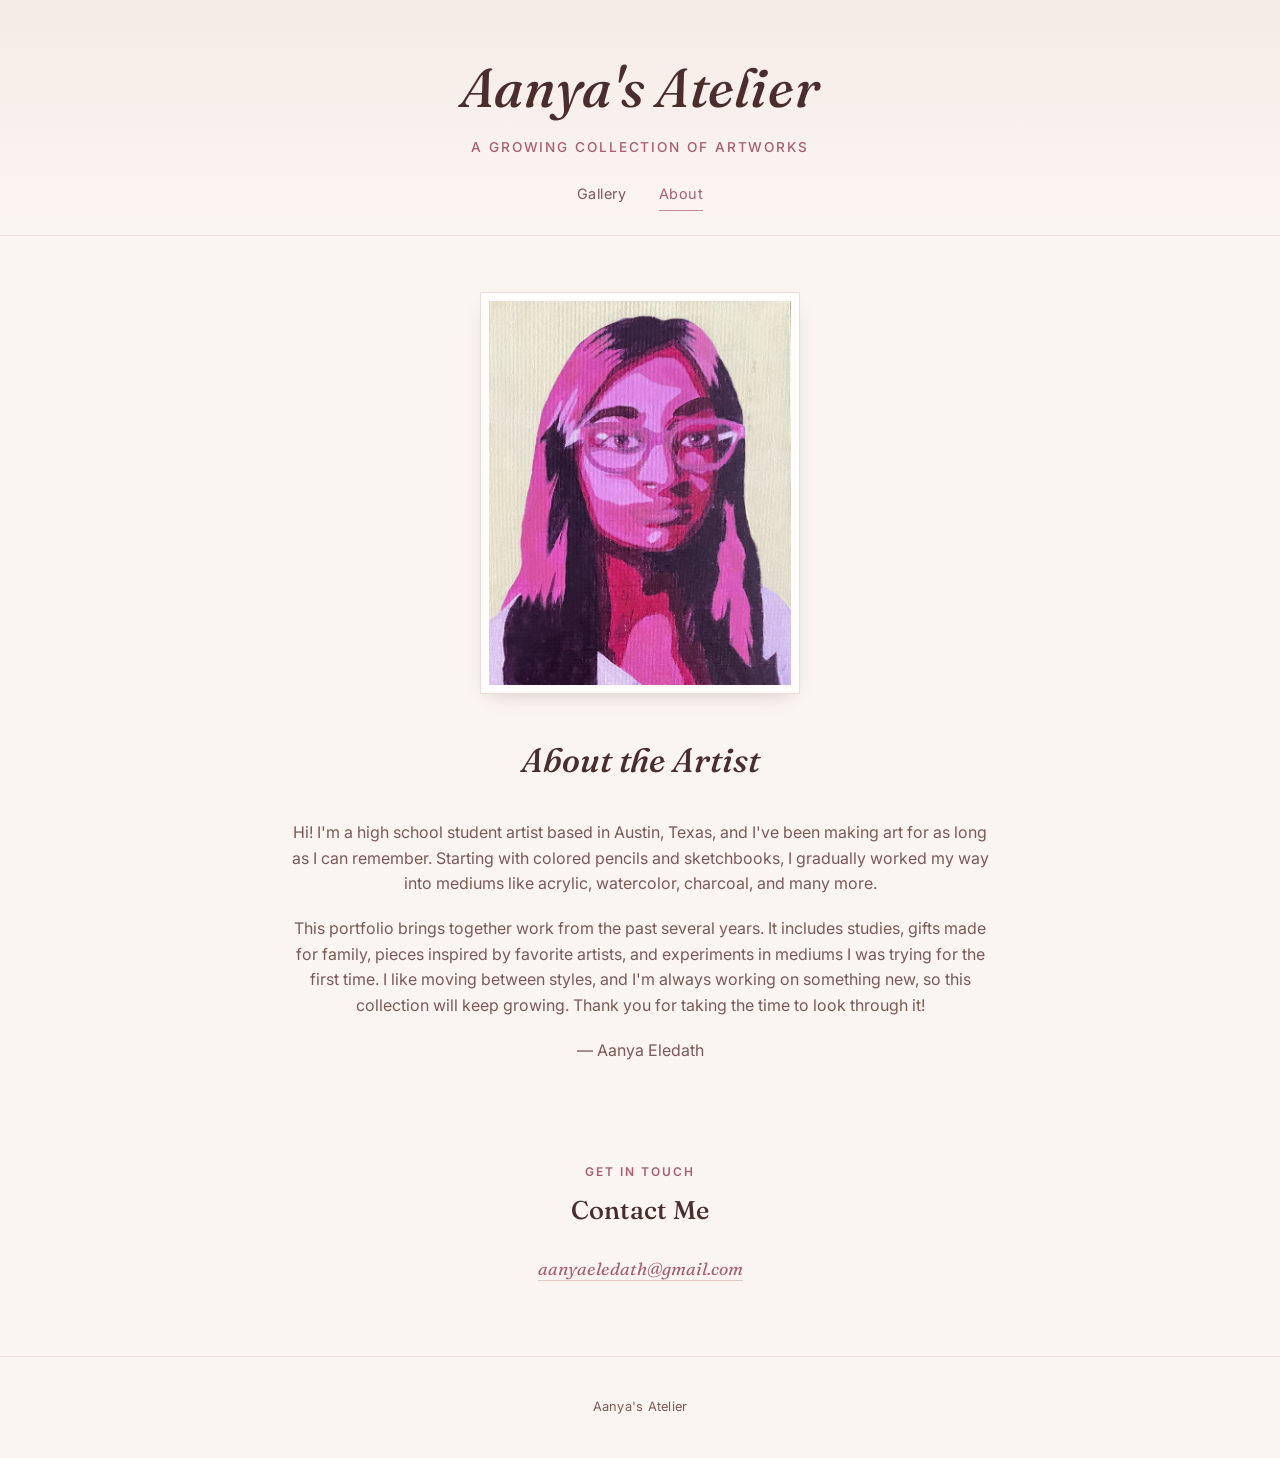
<file: about.html>
<!DOCTYPE html>
<html lang="en">
<head>
  <meta charset="UTF-8">
  <meta name="viewport" content="width=device-width, initial-scale=1.0">
  <title>About — Aanya's Atelier</title>
  <link rel="stylesheet" href="css/style.css">
</head>
<body>

  <header class="site-header">
    <div class="wrap">
      <h1 class="site-title">Aanya's Atelier</h1>
      <p class="site-tagline">A Growing Collection of Artworks</p>
      <nav class="site-nav">
        <a href="index.html">Gallery</a>
        <a href="about.html" class="active">About</a>
      </nav>
    </div>
  </header>

  <main class="about-section wrap">

    <!--
      Optional portrait: drop a photo into /images (e.g. "aanya-portrait.jpg")
      and set the src below. If you'd rather not include one, just delete
      this whole <div class="about-portrait"> block.
    -->
    <div class="about-portrait">
      <img src="images/self-portrait.jpg" alt="Aanya - self portrait">
    </div>

    <h1>About the Artist</h1>

    <!--
      EDIT ME: replace this placeholder statement with Aanya's own words.
      A good artist statement usually covers: how she got started, what
      mediums/subjects she gravitates toward, how her style has evolved,
      and what she's drawn to explore next. Keep it in first person.
    -->
    <p>
      Hi! I'm a high school student artist based in Austin, Texas, and
      I've been making art for as long as I can remember. Starting with
      colored pencils and sketchbooks, I gradually worked my way into
      mediums like acrylic, watercolor, charcoal, and many more.
    </p>
    <p>
      This portfolio brings together work from the past several years.
      It includes studies, gifts made for family, pieces inspired by
      favorite artists, and experiments in mediums I was trying for the
      first time. I like moving between styles, and I'm always working
      on something new, so this collection will keep growing. Thank you
      for taking the time to look through it!
    </p>
    <p>&mdash; Aanya Eledath</p>

  </main>

  <section class="contact-section wrap">
    <p class="section-eyebrow" style="text-align:center;">Get In Touch</p>
    <h2 class="section-heading" style="text-align:center;">Contact Me</h2>
    <div class="contact-details">
      <p><a href="mailto:aanyaeledath@gmail.com">aanyaeledath@gmail.com</a></p>
    </div>
  </section>

  <footer class="site-footer">
    <div class="wrap">
      Aanya's Atelier
    </div>
  </footer>

</body>
</html>
</file>
<file: css/style.css>
/* ==========================================================================
   Aanya's Artelier — Design tokens
   Palette: soft blush/dusty-rose, warm ivory, deep rosewood text
   Type: Fraunces (display, warm painterly serif) + Inter (body/UI)
   Signature element: museum-style "gallery label" plaque under each piece
   ========================================================================== */

@import url('https://fonts.googleapis.com/css2?family=Fraunces:ital,opsz,wght@0,9..144,300;0,9..144,400;0,9..144,500;0,9..144,600;1,9..144,400;1,9..144,500&family=Inter:wght@400;500;600&display=swap');

:root {
  /* Palette */
  --ivory: #FBF5F2;
  --ivory-deep: #F5EBE6;
  --blush: #E8C4C4;
  --blush-soft: #F0DCDA;
  --rose: #C68A96;
  --rose-deep: #A6606F;
  --rosewood: #4A2E2E;
  --rosewood-soft: #7A5A57;
  --gold: #B8935F;
  --white: #FFFEFC;

  /* Type */
  --font-display: 'Fraunces', Georgia, serif;
  --font-body: 'Inter', -apple-system, sans-serif;

  /* Layout */
  --max-width: 1180px;
  --gutter: clamp(1.25rem, 4vw, 3rem);
}

* { box-sizing: border-box; }

html {
  scroll-behavior: smooth;
}

body {
  margin: 0;
  background: var(--ivory);
  color: var(--rosewood);
  font-family: var(--font-body);
  font-size: 16px;
  line-height: 1.6;
  -webkit-font-smoothing: antialiased;
}

a { color: inherit; }

img { max-width: 100%; display: block; }

.wrap {
  max-width: var(--max-width);
  margin: 0 auto;
  padding: 0 var(--gutter);
}

/* Reduced motion */
@media (prefers-reduced-motion: reduce) {
  html { scroll-behavior: auto; }
  * { animation-duration: 0.001ms !important; transition-duration: 0.001ms !important; }
}

/* ==========================================================================
   Header
   ========================================================================== */

.site-header {
  padding: 2.75rem 0 1.5rem;
  text-align: center;
  border-bottom: 1px solid var(--blush-soft);
  background: linear-gradient(180deg, var(--ivory-deep) 0%, var(--ivory) 100%);
}

.site-title {
  font-family: var(--font-display);
  font-weight: 500;
  font-style: italic;
  font-size: clamp(2.2rem, 5vw, 3.4rem);
  letter-spacing: 0.01em;
  margin: 0 0 0.35rem;
  color: var(--rosewood);
}

.site-tagline {
  font-size: 0.85rem;
  letter-spacing: 0.14em;
  text-transform: uppercase;
  color: var(--rose-deep);
  margin: 0 0 1.5rem;
  font-weight: 500;
}

.site-nav {
  display: flex;
  justify-content: center;
  gap: 2rem;
  font-size: 0.9rem;
  letter-spacing: 0.04em;
}

.site-nav a {
  text-decoration: none;
  color: var(--rosewood-soft);
  padding-bottom: 0.3rem;
  border-bottom: 1px solid transparent;
  transition: color 0.2s ease, border-color 0.2s ease;
}

.site-nav a:hover,
.site-nav a.active {
  color: var(--rose-deep);
  border-bottom-color: var(--rose);
}

/* ==========================================================================
   Featured strip
   ========================================================================== */

.featured-section {
  padding: 3rem 0 1rem;
}

.section-eyebrow {
  font-size: 0.75rem;
  letter-spacing: 0.16em;
  text-transform: uppercase;
  color: var(--rose-deep);
  font-weight: 600;
  margin: 0 0 0.5rem;
}

.section-heading {
  font-family: var(--font-display);
  font-weight: 500;
  font-size: 1.6rem;
  margin: 0 0 1.5rem;
  color: var(--rosewood);
}

.featured-scroll {
  display: grid;
  grid-template-columns: repeat(4, 1fr);
  gap: 1rem;
}

@media (max-width: 640px) {
  .featured-scroll { grid-template-columns: repeat(2, 1fr); }
}

.featured-card {
  cursor: pointer;
}

.featured-card .frame {
  aspect-ratio: 4 / 5;
  overflow: hidden;
  border-radius: 3px;
  box-shadow: 0 6px 18px -8px rgba(74, 46, 46, 0.35);
  background: var(--white);
}

.featured-card img {
  width: 100%;
  height: 100%;
  object-fit: contain;
  display: block;
  transition: transform 0.5s ease;
}

.featured-card:hover img { transform: scale(1.04); }

.featured-card .label {
  margin-top: 0.6rem;
  font-family: var(--font-display);
  font-style: italic;
  font-size: 0.9rem;
  color: var(--rosewood);
}

/* ==========================================================================
   Filter bar
   ========================================================================== */

.filter-bar {
  position: sticky;
  top: 0;
  z-index: 20;
  background: rgba(251, 245, 242, 0.92);
  backdrop-filter: blur(6px);
  border-bottom: 1px solid var(--blush-soft);
  padding: 1rem 0;
  margin-top: 1.5rem;
}

.medium-tabs {
  display: flex;
  flex-wrap: wrap;
  gap: 0.4rem 0.6rem;
  margin-bottom: 0.85rem;
}

.medium-tab {
  font-family: var(--font-body);
  font-size: 0.82rem;
  font-weight: 500;
  letter-spacing: 0.02em;
  padding: 0.42rem 0.95rem;
  border-radius: 999px;
  border: 1px solid var(--blush);
  background: var(--white);
  color: var(--rosewood-soft);
  cursor: pointer;
  transition: all 0.18s ease;
  white-space: nowrap;
}

.medium-tab:hover {
  border-color: var(--rose);
  color: var(--rose-deep);
}

.medium-tab.active {
  background: var(--rose-deep);
  border-color: var(--rose-deep);
  color: var(--white);
}

.secondary-filters {
  display: flex;
  flex-wrap: wrap;
  gap: 0.75rem;
  align-items: center;
}

.secondary-filters select {
  font-family: var(--font-body);
  font-size: 0.82rem;
  color: var(--rosewood);
  background: var(--white);
  border: 1px solid var(--blush);
  border-radius: 6px;
  padding: 0.4rem 0.7rem;
  cursor: pointer;
}

.secondary-filters select:focus,
.medium-tab:focus-visible,
a:focus-visible,
button:focus-visible {
  outline: 2px solid var(--rose-deep);
  outline-offset: 2px;
}

.result-count {
  font-size: 0.8rem;
  color: var(--rosewood-soft);
  margin-left: auto;
}

/* ==========================================================================
   Gallery grid + gallery-label cards (signature element)
   ========================================================================== */

/* Masonry-style layout via CSS Grid with dense packing. Each piece's
   real aspect ratio is baked into data.js at build time, so its grid
   span is computed the instant the card is inserted -- no waiting on
   image load, so there's no flicker or squashed-then-corrected jump.
   grid-auto-flow: dense backfills small gaps so the grid packs
   tightly, while items still land in newest-first order overall --
   dense only ever pulls a later card forward to fill a gap, it never
   pushes anything out of order. */
.gallery-grid {
  display: grid;
  grid-template-columns: repeat(auto-fill, minmax(230px, 1fr));
  grid-auto-rows: 4px;
  grid-auto-flow: row dense;
  column-gap: 1.75rem;
  row-gap: 0;
  padding: 2rem 0 4rem;
}

.art-card {
  cursor: pointer;
  position: relative;
}

.art-card .frame {
  background: var(--white);
  padding: 10px 10px 0;
  border: 1px solid var(--blush-soft);
  box-shadow: 0 8px 20px -10px rgba(74, 46, 46, 0.28);
  transition: transform 0.25s ease, box-shadow 0.25s ease;
}

.art-card:hover .frame {
  transform: translateY(-3px);
  box-shadow: 0 14px 26px -10px rgba(74, 46, 46, 0.38);
}

.art-card .frame-img {
  overflow: hidden;
  line-height: 0;
}

.art-card img {
  width: 100%;
  height: auto;
  display: block;
}

/* the gallery/museum label plaque */
.art-card .plaque {
  padding: 0.7rem 0.15rem 0.9rem;
  border-top: 1px solid var(--blush-soft);
  margin-top: 0.65rem;
}

.plaque .plaque-title {
  font-family: var(--font-display);
  font-style: italic;
  font-weight: 500;
  font-size: 1.02rem;
  color: var(--rosewood);
  margin: 0 0 0.2rem;
}

.plaque .plaque-meta {
  font-size: 0.74rem;
  letter-spacing: 0.03em;
  color: var(--rosewood-soft);
  text-transform: uppercase;
}

.empty-state {
  text-align: center;
  padding: 4rem 1rem;
  color: var(--rosewood-soft);
  font-style: italic;
  font-family: var(--font-display);
  font-size: 1.1rem;
}

/* ==========================================================================
   Lightbox
   ========================================================================== */

.lightbox {
  position: fixed;
  inset: 0;
  background: rgba(35, 20, 20, 0.82);
  display: none;
  align-items: center;
  justify-content: center;
  z-index: 100;
  padding: 2rem 1rem;
}

.lightbox.open { display: flex; }

.lightbox-inner {
  background: var(--ivory);
  max-width: 900px;
  width: 100%;
  max-height: 90vh;
  overflow-y: auto;
  border-radius: 4px;
  display: grid;
  grid-template-columns: 1.3fr 1fr;
}

@media (max-width: 700px) {
  .lightbox-inner { grid-template-columns: 1fr; }
}

.lightbox-image {
  background: var(--rosewood);
  display: flex;
  align-items: center;
  justify-content: center;
}

.lightbox-image img {
  max-height: 82vh;
  width: 100%;
  object-fit: contain;
}

.lightbox-info {
  padding: 2rem 1.75rem;
}

.lightbox-info .plaque-title {
  font-family: var(--font-display);
  font-style: italic;
  font-weight: 500;
  font-size: 1.5rem;
  color: var(--rosewood);
  margin: 0 0 0.5rem;
}

.lightbox-info .plaque-meta {
  font-size: 0.78rem;
  letter-spacing: 0.04em;
  text-transform: uppercase;
  color: var(--rose-deep);
  margin-bottom: 1rem;
}

.lightbox-info .blurb {
  font-size: 0.92rem;
  color: var(--rosewood-soft);
  line-height: 1.65;
}

.lightbox-close {
  position: absolute;
  top: 1.2rem;
  right: 1.4rem;
  background: rgba(255, 254, 252, 0.9);
  border: none;
  width: 36px;
  height: 36px;
  border-radius: 50%;
  font-size: 1.1rem;
  cursor: pointer;
  color: var(--rosewood);
  z-index: 2;
}

.lightbox-nav {
  position: absolute;
  top: 50%;
  transform: translateY(-50%);
  background: rgba(255, 254, 252, 0.9);
  border: none;
  width: 44px;
  height: 44px;
  border-radius: 50%;
  font-size: 1.6rem;
  line-height: 1;
  cursor: pointer;
  color: var(--rosewood);
  z-index: 2;
  display: flex;
  align-items: center;
  justify-content: center;
}

.lightbox-nav:hover {
  background: var(--white);
  color: var(--rose-deep);
}

.lightbox-prev { left: 1rem; }
.lightbox-next { right: 1rem; }

@media (max-width: 700px) {
  .lightbox-prev { left: 0.5rem; }
  .lightbox-next { right: 0.5rem; }
}

/* ==========================================================================
   About page
   ========================================================================== */

.about-section {
  padding: 3.5rem 0 5rem;
  max-width: 700px;
  margin: 0 auto;
}

.about-portrait {
  width: 100%;
  max-width: 320px;
  margin: 0 auto 2.5rem;
  border: 1px solid var(--blush-soft);
  padding: 8px;
  background: var(--white);
  box-shadow: 0 8px 20px -10px rgba(74, 46, 46, 0.28);
}

.about-section h1 {
  font-family: var(--font-display);
  font-style: italic;
  font-weight: 500;
  font-size: 2.1rem;
  text-align: center;
  margin: 0 0 2rem;
  color: var(--rosewood);
}

.about-section p {
  font-size: 1rem;
  color: var(--rosewood-soft);
  margin-bottom: 1.2rem;
  text-align: center;
}

/* ==========================================================================
   Contact section
   ========================================================================== */

.contact-section {
  padding: 0 0 4rem;
  max-width: 700px;
  margin: 0 auto;
  text-align: center;
}

.contact-details {
  margin-top: 1rem;
}

.contact-details p {
  margin-bottom: 0.6rem;
}

.contact-details a {
  font-family: var(--font-display);
  font-style: italic;
  font-size: 1.1rem;
  color: var(--rose-deep);
  text-decoration: none;
  border-bottom: 1px solid var(--blush);
  padding-bottom: 0.1rem;
  transition: border-color 0.2s ease, color 0.2s ease;
}

.contact-details a:hover {
  color: var(--rosewood);
  border-color: var(--rose-deep);
}

/* ==========================================================================
   Footer
   ========================================================================== */

.site-footer {
  text-align: center;
  padding: 2.5rem 0;
  border-top: 1px solid var(--blush-soft);
  font-size: 0.8rem;
  color: var(--rosewood-soft);
  letter-spacing: 0.02em;
}

/* ==========================================================================
   Mobile refinements
   ========================================================================== */

@media (max-width: 600px) {
  .site-header {
    padding: 1.75rem 0 1.25rem;
  }

  .site-nav {
    gap: 1.25rem;
  }

  /* Bigger touch targets for filters and tabs */
  .medium-tab {
    padding: 0.55rem 1.05rem;
    font-size: 0.85rem;
  }

  .secondary-filters {
    gap: 0.6rem;
  }

  .secondary-filters select {
    padding: 0.55rem 0.8rem;
    font-size: 0.85rem;
  }

  .result-count {
    width: 100%;
    margin-left: 0;
    margin-top: 0.3rem;
  }

  /* Easier to tap on a phone */
  .lightbox-close {
    width: 44px;
    height: 44px;
    font-size: 1.25rem;
    top: 0.75rem;
    right: 0.75rem;
  }

  .lightbox {
    padding: 0;
  }

  .lightbox-inner {
    max-height: 100vh;
    border-radius: 0;
  }

  .about-portrait {
    max-width: 220px;
  }

  .gallery-grid {
    column-gap: 1.1rem;
  }

  .art-card .plaque {
    padding: 0.6rem 0.1rem 0.75rem;
  }
}
</file>
